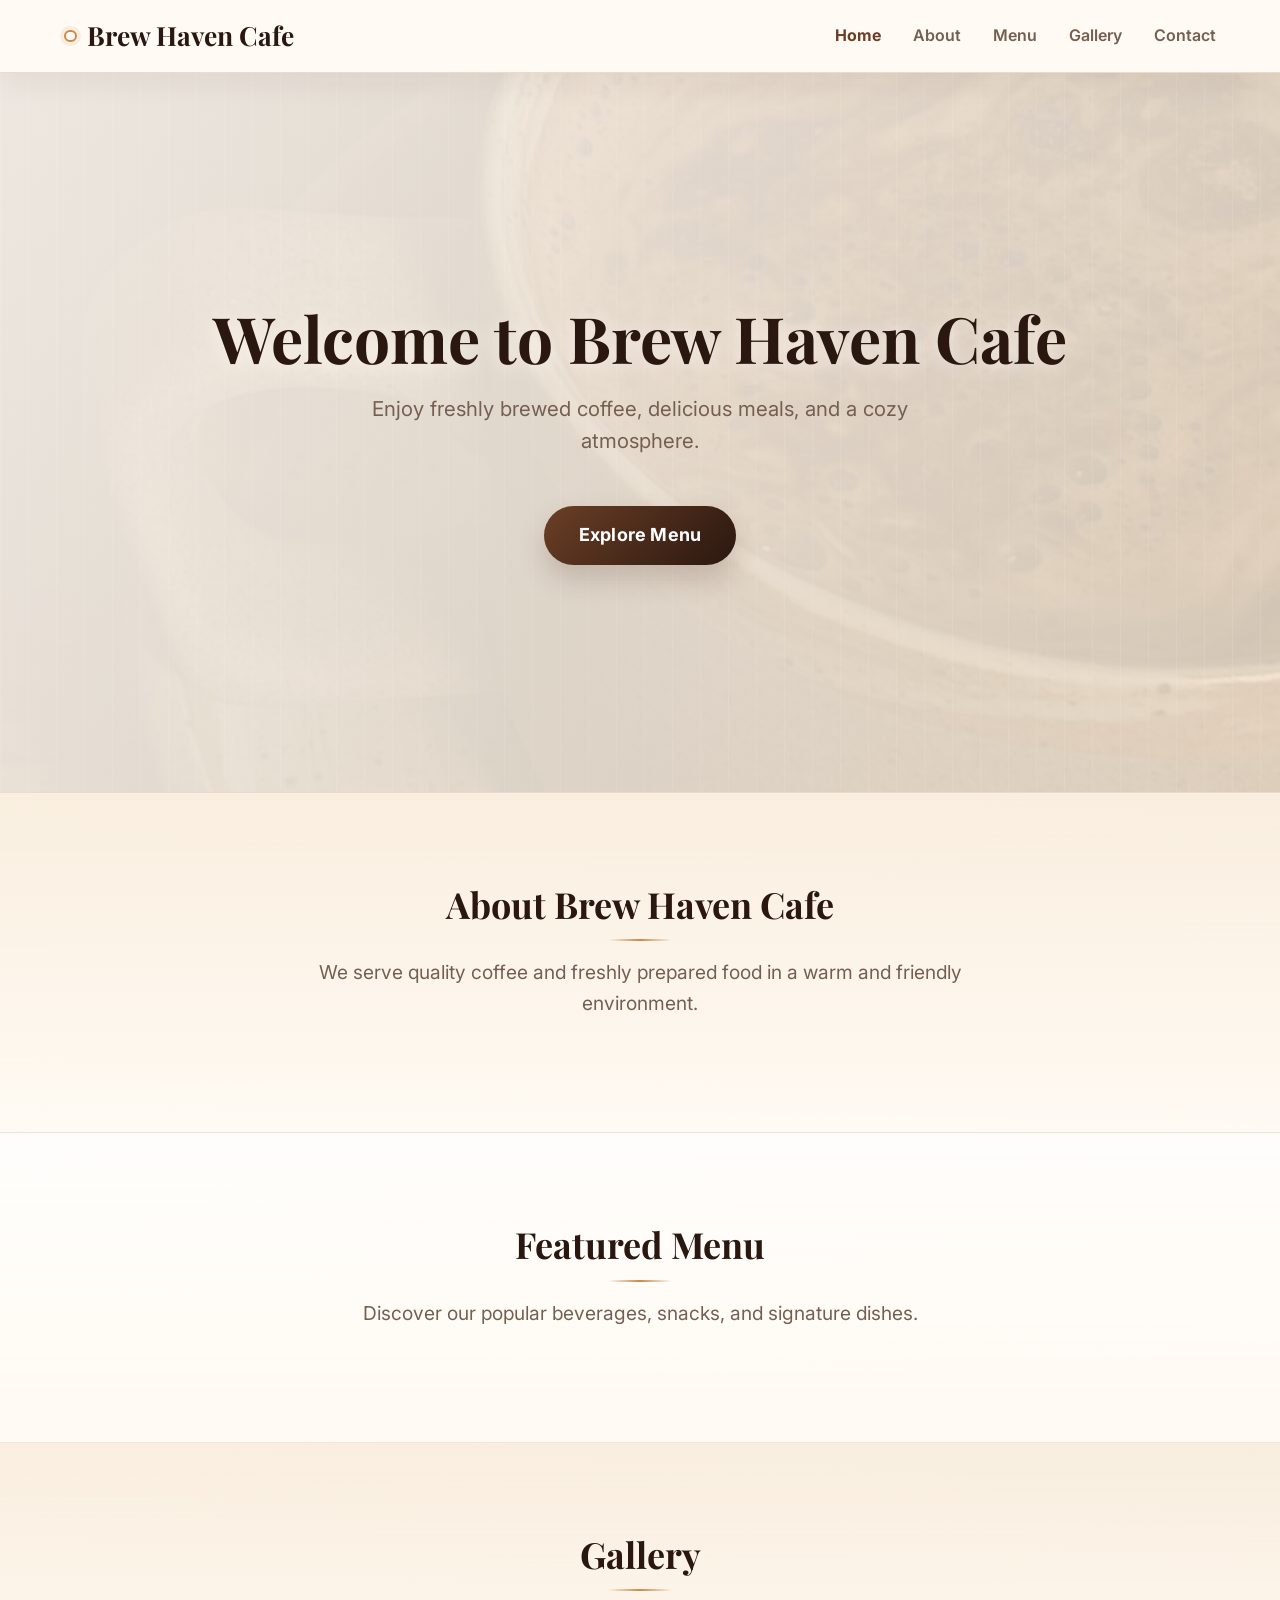
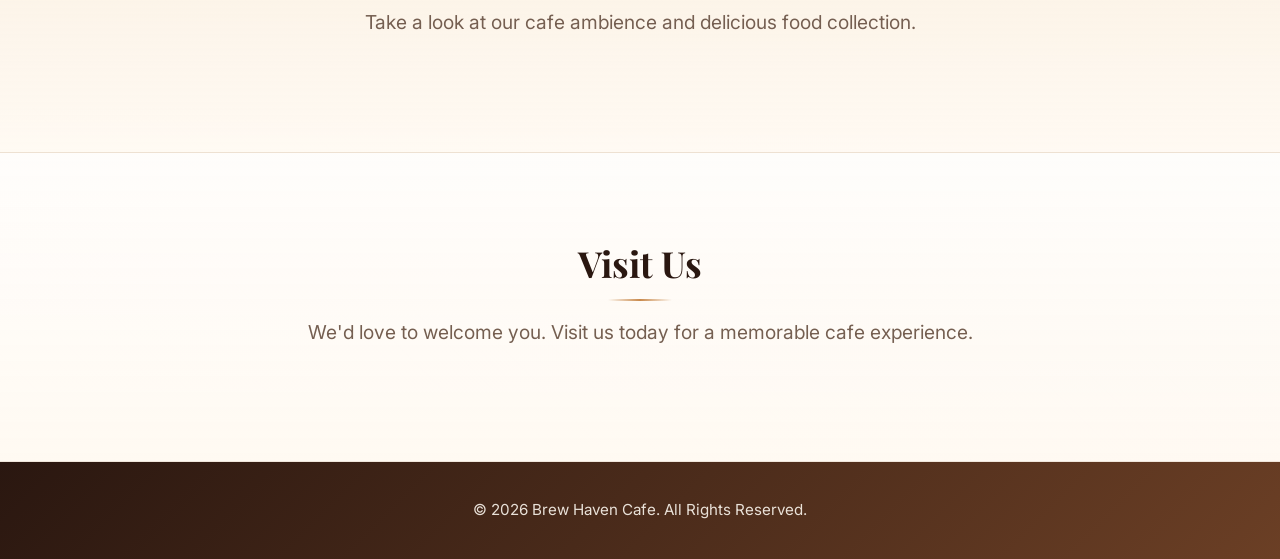
<file: index.html>
<!DOCTYPE html>
<html lang="en">

<head>
    <!-- Basic Meta Information -->
    <meta charset="UTF-8">
    <meta name="viewport" content="width=device-width, initial-scale=1.0">
    <meta name="description" content="Brew Haven Cafe - Fresh coffee, delicious food, and a warm modern cafe atmosphere.">
    <meta name="keywords" content="Cafe, Coffee, Restaurant, Food">
    <meta name="author" content="College Internship Project">

    <!-- Website Title -->
    <title>Brew Haven Cafe | Home</title>

    <!-- Favicon -->
    <link rel="icon" href="favicon.ico">

    <!-- Main Stylesheet -->
    <link rel="preconnect" href="https://fonts.googleapis.com">
    <link rel="preconnect" href="https://fonts.gstatic.com" crossorigin>
    <link href="https://fonts.googleapis.com/css2?family=Inter:wght@400;500;600;700&family=Playfair+Display:wght@600;700&display=swap" rel="stylesheet">
    <link rel="stylesheet" href="assets/css/style.css?v=premium">
</head>

<body>

    <!-- =========================
         Header
    ========================== -->
    <header class="site-header">

        <div class="container">

            <nav class="navbar" aria-label="Main Navigation">

                <a class="logo"
                   href="index.html"
                   aria-label="Brew Haven Cafe Home">
                    Brew Haven Cafe
                </a>

                <button class="nav-toggle"
                        type="button"
                        aria-label="Open menu"
                        aria-controls="primary-navigation"
                        aria-expanded="false">
                    <span class="nav-toggle-line"></span>
                    <span class="nav-toggle-line"></span>
                    <span class="nav-toggle-line"></span>
                </button>

                <ul class="nav-list" id="primary-navigation">

                    <li class="nav-item">
                        <a class="nav-link" href="index.html" aria-current="page">
                            Home
                        </a>
                    </li>

                    <li class="nav-item">
                        <a class="nav-link" href="about.html">
                            About
                        </a>
                    </li>

                    <li class="nav-item">
                        <a class="nav-link" href="menu.html">
                            Menu
                        </a>
                    </li>

                    <li class="nav-item">
                        <a class="nav-link" href="gallery.html">
                            Gallery
                        </a>
                    </li>

                    <li class="nav-item">
                        <a class="nav-link" href="contact.html">
                            Contact
                        </a>
                    </li>

                </ul>

            </nav>

        </div>

    </header>

    <!-- =========================
         Main Content
    ========================== -->
    <main>

        <!-- Hero Section -->
        <section id="hero" class="hero">

            <div class="container">

                <h1 class="hero-title">
                    Welcome to Brew Haven Cafe
                </h1>

                <p class="hero-description section-description">
                    Enjoy freshly brewed coffee, delicious meals, and a cozy atmosphere.
                </p>

                <a class="button button-primary"
                   href="menu.html"
                   aria-label="Explore our cafe menu">
                    Explore Menu
                </a>

            </div>

        </section>

        <!-- About Preview -->
        <section id="about-preview" class="content-section about-preview">

            <div class="container">

                <h2 class="section-title">About Brew Haven Cafe</h2>

                <p class="section-description">
                    We serve quality coffee and freshly prepared food in a warm and friendly environment.
                </p>

            </div>

        </section>

        <!-- Featured Menu -->
        <section id="featured-menu" class="content-section featured-menu">

            <div class="container">

                <h2 class="section-title">Featured Menu</h2>

                <p class="section-description">
                    Discover our popular beverages, snacks, and signature dishes.
                </p>

            </div>

        </section>

        <!-- Gallery Preview -->
        <section id="gallery-preview" class="content-section gallery-preview">

            <div class="container">

                <h2 class="section-title">Gallery</h2>

                <p class="section-description">
                    Take a look at our cafe ambience and delicious food collection.
                </p>

            </div>

        </section>

        <!-- Contact Preview -->
        <section id="contact-preview" class="content-section contact-preview">

            <div class="container">

                <h2 class="section-title">Visit Us</h2>

                <p class="section-description">
                    We'd love to welcome you. Visit us today for a memorable cafe experience.
                </p>

            </div>

        </section>

    </main>

    <!-- =========================
         Footer
    ========================== -->
    <footer class="site-footer">

        <div class="container">

            <p>
                &copy; 2026 Brew Haven Cafe. All Rights Reserved.
            </p>

        </div>

    </footer>

    <button class="scroll-to-top" type="button" aria-label="Scroll to top">
        Top
    </button>

    <!-- Main JavaScript -->
    <script src="assets/js/main.js" defer></script>

</body>

</html>
</file>
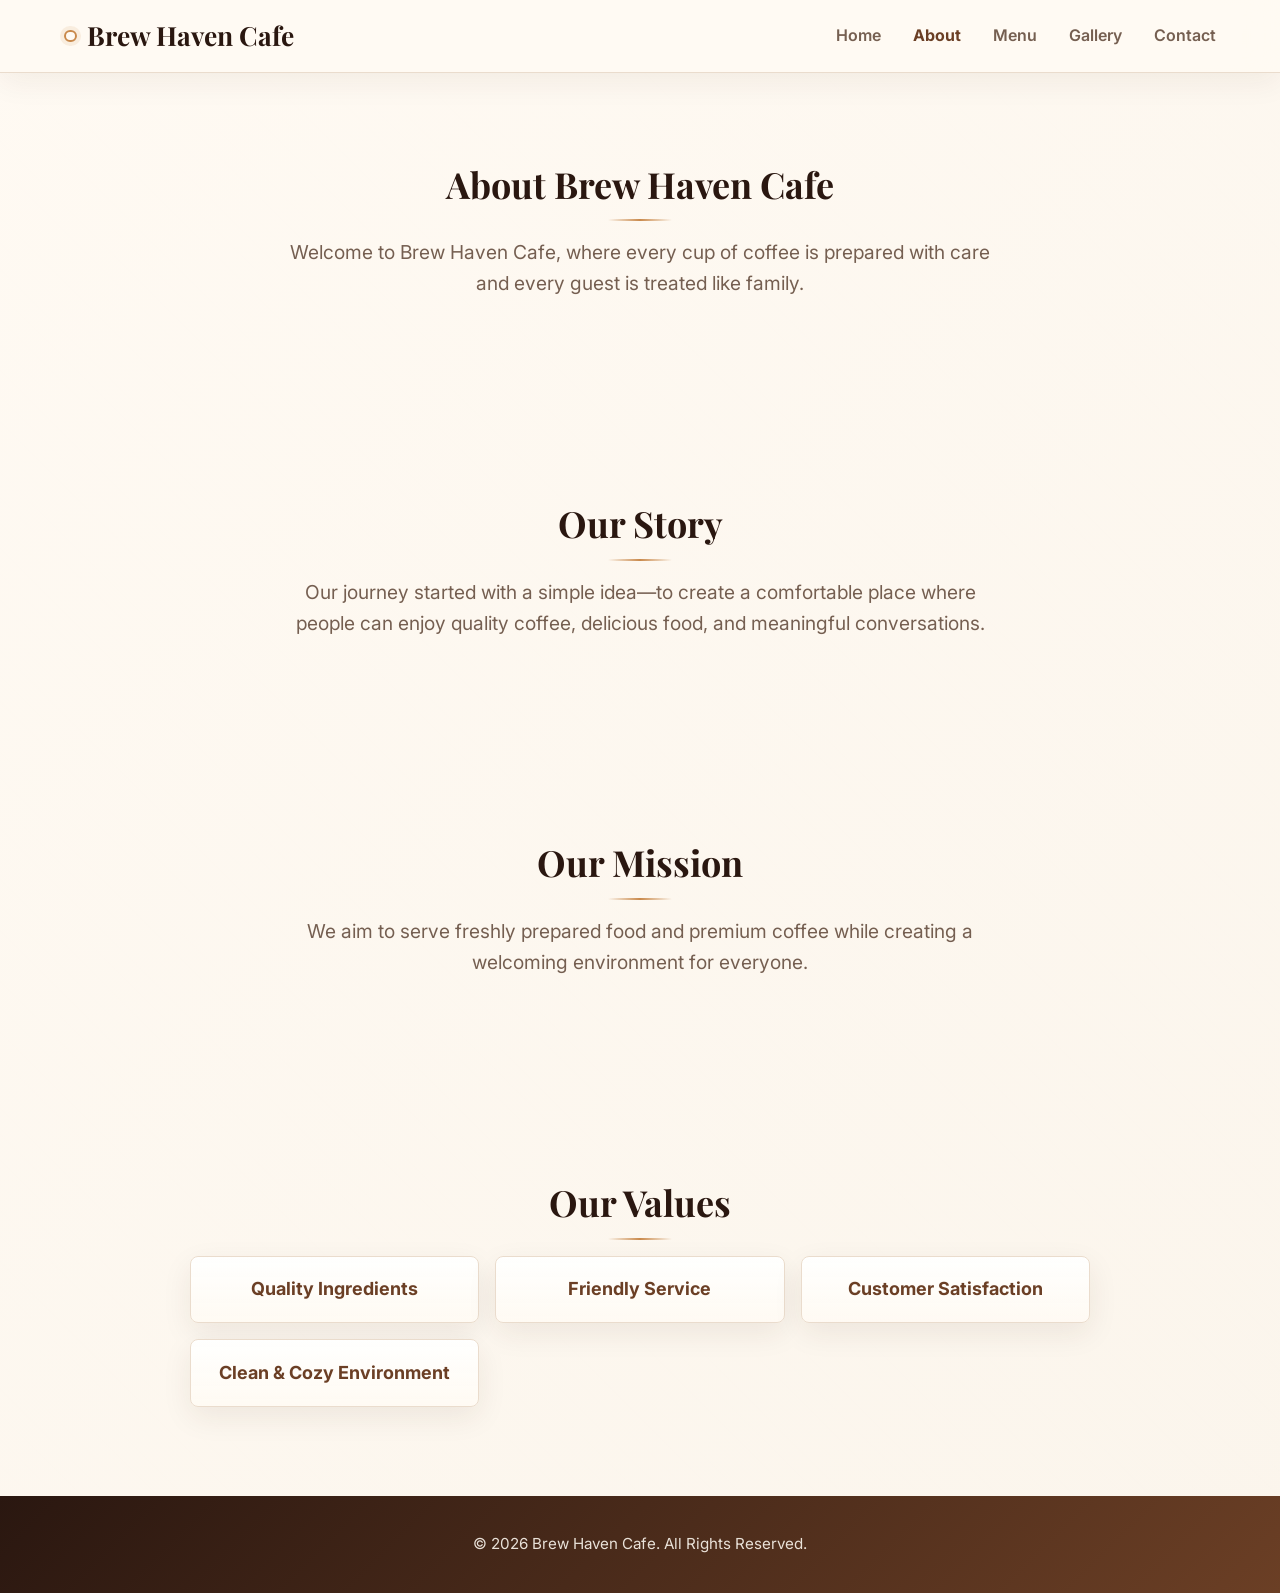
<file: about.html>
<!DOCTYPE html>
<html lang="en">

<head>
    <!-- Basic Meta Information -->
    <meta charset="UTF-8">
    <meta name="viewport" content="width=device-width, initial-scale=1.0">
    <meta name="description" content="Learn more about Brew Haven Cafe, our story, mission, and values.">
    <meta name="keywords" content="Cafe, About Cafe, Coffee Shop">
    <meta name="author" content="College Internship Project">

    <!-- Website Title -->
    <title>Brew Haven Cafe | About</title>

    <!-- Favicon -->
    <link rel="icon" href="favicon.ico">

    <!-- Main Stylesheet -->
    <link rel="preconnect" href="https://fonts.googleapis.com">
    <link rel="preconnect" href="https://fonts.gstatic.com" crossorigin>
    <link href="https://fonts.googleapis.com/css2?family=Inter:wght@400;500;600;700&family=Playfair+Display:wght@600;700&display=swap" rel="stylesheet">
    <link rel="stylesheet" href="assets/css/style.css?v=premium">
</head>

<body>

    <!-- =========================
         Header
    ========================== -->
    <header class="site-header">

        <div class="container">

            <nav class="navbar" aria-label="Main Navigation">

                <a class="logo"
                   href="index.html"
                   aria-label="Brew Haven Cafe Home">
                    Brew Haven Cafe
                </a>

                <button class="nav-toggle"
                        type="button"
                        aria-label="Open menu"
                        aria-controls="primary-navigation"
                        aria-expanded="false">
                    <span class="nav-toggle-line"></span>
                    <span class="nav-toggle-line"></span>
                    <span class="nav-toggle-line"></span>
                </button>

                <ul class="nav-list" id="primary-navigation">

                    <li class="nav-item">
                        <a class="nav-link" href="index.html">
                            Home
                        </a>
                    </li>

                    <li class="nav-item">
                        <a class="nav-link" href="about.html" aria-current="page">
                            About
                        </a>
                    </li>

                    <li class="nav-item">
                        <a class="nav-link" href="menu.html">
                            Menu
                        </a>
                    </li>

                    <li class="nav-item">
                        <a class="nav-link" href="gallery.html">
                            Gallery
                        </a>
                    </li>

                    <li class="nav-item">
                        <a class="nav-link" href="contact.html">
                            Contact
                        </a>
                    </li>

                </ul>

            </nav>

        </div>

    </header>

    <!-- =========================
         Main Content
    ========================== -->
    <main>

        <!-- About Hero -->
        <section class="about-hero">

            <div class="container">

                <h1 class="section-title">
                    About Brew Haven Cafe
                </h1>

                <p class="section-description">
                    Welcome to Brew Haven Cafe, where every cup of coffee is prepared with care and every guest is treated like family.
                </p>

            </div>

        </section>

        <!-- Our Story -->
        <section class="our-story">

            <div class="container">

                <h2 class="section-title">
                    Our Story
                </h2>

                <p class="section-description">
                    Our journey started with a simple idea&mdash;to create a comfortable place where people can enjoy quality coffee, delicious food, and meaningful conversations.
                </p>

            </div>

        </section>

        <!-- Our Mission -->
        <section class="our-mission">

            <div class="container">

                <h2 class="section-title">
                    Our Mission
                </h2>

                <p class="section-description">
                    We aim to serve freshly prepared food and premium coffee while creating a welcoming environment for everyone.
                </p>

            </div>

        </section>

        <!-- Our Values -->
        <section class="our-values">

            <div class="container">

                <h2 class="section-title">Our Values</h2>

                <ul class="values-list">
                    <li>Quality Ingredients</li>
                    <li>Friendly Service</li>
                    <li>Customer Satisfaction</li>
                    <li>Clean & Cozy Environment</li>
                </ul>

            </div>

        </section>

    </main>

    <!-- =========================
         Footer
    ========================== -->
    <footer class="site-footer">

        <div class="container">

            <p>
                &copy; 2026 Brew Haven Cafe. All Rights Reserved.
            </p>

        </div>

    </footer>

    <button class="scroll-to-top" type="button" aria-label="Scroll to top">
        Top
    </button>

    <!-- Main JavaScript -->
    <script src="assets/js/main.js" defer></script>

</body>

</html>
</file>
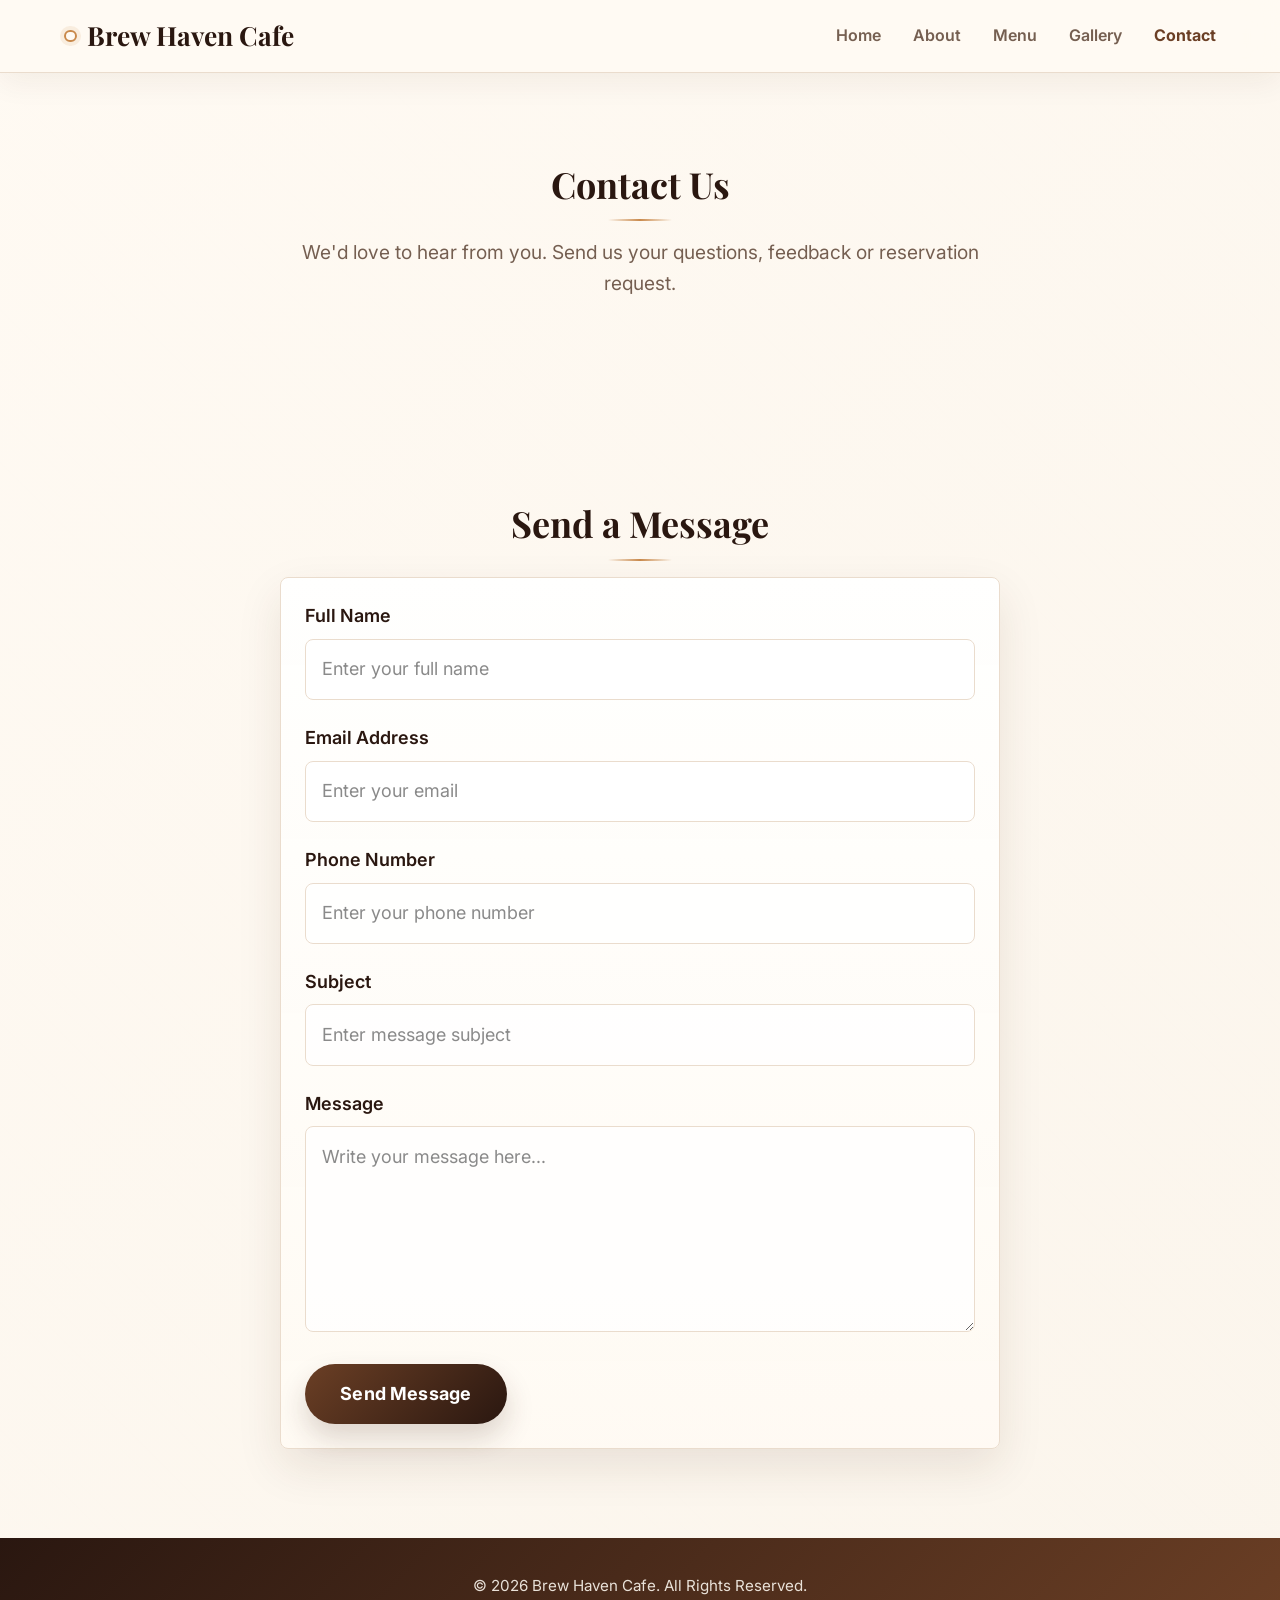
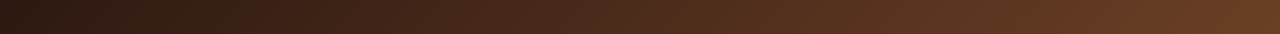
<file: contact.html>
<!DOCTYPE html>
<html lang="en">

<head>
    <!-- Basic Meta Information -->
    <meta charset="UTF-8">
    <meta name="viewport" content="width=device-width, initial-scale=1.0">
    <meta name="description" content="Contact Brew Haven Cafe for reservations, questions, and feedback.">
    <meta name="keywords" content="Cafe Contact, Coffee Shop Contact">
    <meta name="author" content="College Internship Project">

    <!-- Website Title -->
    <title>Brew Haven Cafe | Contact</title>

    <!-- Favicon -->
    <link rel="icon" href="favicon.ico">

    <!-- Main Stylesheet -->
    <link rel="preconnect" href="https://fonts.googleapis.com">
    <link rel="preconnect" href="https://fonts.gstatic.com" crossorigin>
    <link href="https://fonts.googleapis.com/css2?family=Inter:wght@400;500;600;700&family=Playfair+Display:wght@600;700&display=swap" rel="stylesheet">
    <link rel="stylesheet" href="assets/css/style.css?v=premium">
</head>

<body>

    <!-- =========================
         Header
    ========================== -->
    <header class="site-header">

        <div class="container">

            <nav class="navbar" aria-label="Main Navigation">

                <a class="logo"
                   href="index.html"
                   aria-label="Brew Haven Cafe Home">
                    Brew Haven Cafe
                </a>

                <button class="nav-toggle"
                        type="button"
                        aria-label="Open menu"
                        aria-controls="primary-navigation"
                        aria-expanded="false">
                    <span class="nav-toggle-line"></span>
                    <span class="nav-toggle-line"></span>
                    <span class="nav-toggle-line"></span>
                </button>

                <ul class="nav-list" id="primary-navigation">

                    <li class="nav-item">
                        <a class="nav-link" href="index.html">Home</a>
                    </li>

                    <li class="nav-item">
                        <a class="nav-link" href="about.html">About</a>
                    </li>

                    <li class="nav-item">
                        <a class="nav-link" href="menu.html">Menu</a>
                    </li>

                    <li class="nav-item">
                        <a class="nav-link" href="gallery.html">Gallery</a>
                    </li>

                    <li class="nav-item">
                        <a class="nav-link" href="contact.html" aria-current="page">Contact</a>
                    </li>

                </ul>

            </nav>

        </div>

    </header>

    <!-- =========================
         Main Content
    ========================== -->
    <main>

        <!-- Contact Hero -->
        <section class="contact-hero">

            <div class="container">

                <h1 class="section-title">
                    Contact Us
                </h1>

                <p class="section-description">
                    We'd love to hear from you. Send us your questions, feedback or reservation request.
                </p>

            </div>

        </section>

        <!-- Contact Form -->
        <section class="contact-section">

            <div class="container">

                <h2 class="section-title">
                    Send a Message
                </h2>

                <form class="contact-form" action="#" method="post">

                    <div class="form-group">

                        <label class="form-label" for="full-name">
                            Full Name
                        </label>

                        <input
                            class="form-input"
                            type="text"
                            id="full-name"
                            name="full-name"
                            placeholder="Enter your full name"
                            required>

                    </div>

                    <div class="form-group">

                        <label class="form-label" for="email">
                            Email Address
                        </label>

                        <input
                            class="form-input"
                            type="email"
                            id="email"
                            name="email"
                            placeholder="Enter your email"
                            required>

                    </div>

                    <div class="form-group">

                        <label class="form-label" for="phone">
                            Phone Number
                        </label>

                        <input
                            class="form-input"
                            type="tel"
                            id="phone"
                            name="phone"
                            placeholder="Enter your phone number">

                    </div>

                    <div class="form-group">

                        <label class="form-label" for="subject">
                            Subject
                        </label>

                        <input
                            class="form-input"
                            type="text"
                            id="subject"
                            name="subject"
                            placeholder="Enter message subject"
                            required>

                    </div>

                    <div class="form-group">

                        <label class="form-label" for="message">
                            Message
                        </label>

                        <textarea
                            class="form-textarea"
                            id="message"
                            name="message"
                            rows="6"
                            placeholder="Write your message here..."
                            required></textarea>

                    </div>

                    <div
                        class="form-message"
                        role="status"
                        aria-live="polite">
                    </div>

                    <button
                        class="button button-primary"
                        type="submit">
                        Send Message
                    </button>

                </form>

            </div>

        </section>

    </main>

    <!-- =========================
         Footer
    ========================== -->
    <footer class="site-footer">

        <div class="container">

            <p>
                &copy; 2026 Brew Haven Cafe. All Rights Reserved.
            </p>

        </div>

    </footer>

    <button class="scroll-to-top" type="button" aria-label="Scroll to top">
        Top
    </button>

    <!-- Main JavaScript -->
    <script src="assets/js/main.js" defer></script>

</body>

</html>
</file>
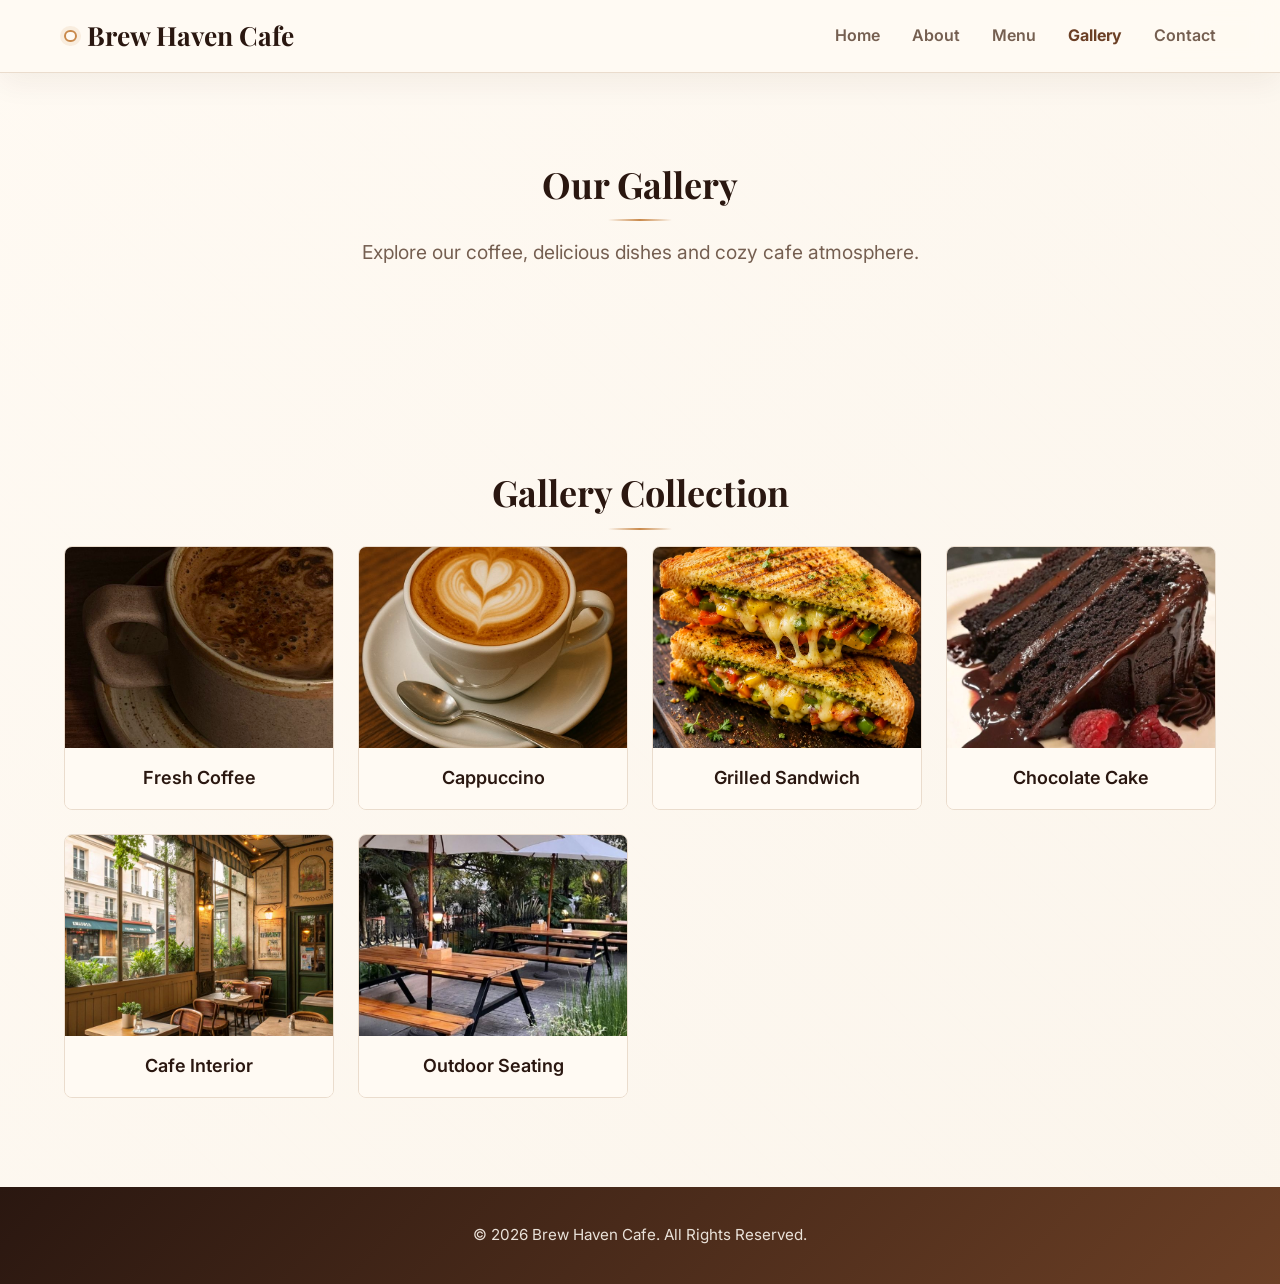
<file: gallery.html>
<!DOCTYPE html>
<html lang="en">

<head>
    <!-- Basic Meta Information -->
    <meta charset="UTF-8">
    <meta name="viewport" content="width=device-width, initial-scale=1.0">
    <meta name="description" content="Browse the Brew Haven Cafe gallery featuring coffee, food, and cozy cafe ambience.">
    <meta name="keywords" content="Cafe Gallery, Coffee Photos, Food Gallery">
    <meta name="author" content="College Internship Project">

    <!-- Website Title -->
    <title>Brew Haven Cafe | Gallery</title>

    <!-- Favicon -->
    <link rel="icon" href="favicon.ico">

    <!-- Main Stylesheet -->
    <link rel="preconnect" href="https://fonts.googleapis.com">
    <link rel="preconnect" href="https://fonts.gstatic.com" crossorigin>
    <link href="https://fonts.googleapis.com/css2?family=Inter:wght@400;500;600;700&family=Playfair+Display:wght@600;700&display=swap" rel="stylesheet">
    <link rel="stylesheet" href="assets/css/style.css?v=premium">
</head>

<body>

    <!-- =========================
         Header
    ========================== -->
    <header class="site-header">

        <div class="container">

            <nav class="navbar" aria-label="Main Navigation">

                <a class="logo"
                   href="index.html"
                   aria-label="Brew Haven Cafe Home">
                    Brew Haven Cafe
                </a>

                <button class="nav-toggle"
                        type="button"
                        aria-label="Open menu"
                        aria-controls="primary-navigation"
                        aria-expanded="false">
                    <span class="nav-toggle-line"></span>
                    <span class="nav-toggle-line"></span>
                    <span class="nav-toggle-line"></span>
                </button>

                <ul class="nav-list" id="primary-navigation">

                    <li class="nav-item">
                        <a class="nav-link" href="index.html">Home</a>
                    </li>

                    <li class="nav-item">
                        <a class="nav-link" href="about.html">About</a>
                    </li>

                    <li class="nav-item">
                        <a class="nav-link" href="menu.html">Menu</a>
                    </li>

                    <li class="nav-item">
                        <a class="nav-link" href="gallery.html" aria-current="page">Gallery</a>
                    </li>

                    <li class="nav-item">
                        <a class="nav-link" href="contact.html">Contact</a>
                    </li>

                </ul>

            </nav>

        </div>

    </header>

    <!-- =========================
         Main Content
    ========================== -->
    <main>

        <!-- Gallery Hero -->
        <section class="gallery-hero">

            <div class="container">

                <h1 class="section-title">
                    Our Gallery
                </h1>

                <p class="section-description">
                    Explore our coffee, delicious dishes and cozy cafe atmosphere.
                </p>

            </div>

        </section>

        <!-- Gallery Grid -->
        <section class="gallery-section">

            <div class="container">

                <h2 class="section-title">
                    Gallery Collection
                </h2>

                <div class="gallery-grid">

                    <figure class="card gallery-item">
                        <img
                            src="assets/images/gallery/coffee-01.jpeg"
                            alt="Freshly brewed coffee served in a cup"
                            width="736"
                            height="981"
                            loading="lazy">
                        <figcaption class="gallery-caption">
                            Fresh Coffee
                        </figcaption>
                    </figure>

                    <figure class="card gallery-item">
                        <img
                            src="assets/images/gallery/cappuccino.jpeg"
                            alt="Hot cappuccino with milk foam"
                            width="736"
                            height="1104"
                            loading="lazy">
                        <figcaption class="gallery-caption">
                            Cappuccino
                        </figcaption>
                    </figure>

                    <figure class="card gallery-item">
                        <img
                            src="assets/images/gallery/sandwich.jpeg"
                            alt="Grilled vegetable sandwich"
                            width="735"
                            height="1105"
                            loading="lazy">
                        <figcaption class="gallery-caption">
                            Grilled Sandwich
                        </figcaption>
                    </figure>

                    <figure class="card gallery-item">
                        <img
                            src="assets/images/gallery/cake.jpeg"
                            alt="Chocolate cake served on a plate"
                            width="640"
                            height="640"
                            loading="lazy">
                        <figcaption class="gallery-caption">
                            Chocolate Cake
                        </figcaption>
                    </figure>

                    <figure class="card gallery-item">
                        <img
                            src="assets/images/gallery/interior.jpeg"
                            alt="Cafe interior with cozy seating"
                            width="736"
                            height="1030"
                            loading="lazy">
                        <figcaption class="gallery-caption">
                            Cafe Interior
                        </figcaption>
                    </figure>

                    <figure class="card gallery-item">
                        <img
                            src="assets/images/gallery/outdoor.jpeg"
                            alt="Outdoor seating area of the cafe"
                            width="735"
                            height="1075"
                            loading="lazy">
                        <figcaption class="gallery-caption">
                            Outdoor Seating
                        </figcaption>
                    </figure>

                </div>

            </div>

        </section>

    </main>

    <!-- =========================
         Footer
    ========================== -->
    <footer class="site-footer">

        <div class="container">

            <p>
                &copy; 2026 Brew Haven Cafe. All Rights Reserved.
            </p>

        </div>

    </footer>

    <button class="scroll-to-top" type="button" aria-label="Scroll to top">
        Top
    </button>

    <!-- Main JavaScript -->
    <script src="assets/js/main.js" defer></script>

</body>

</html>
</file>
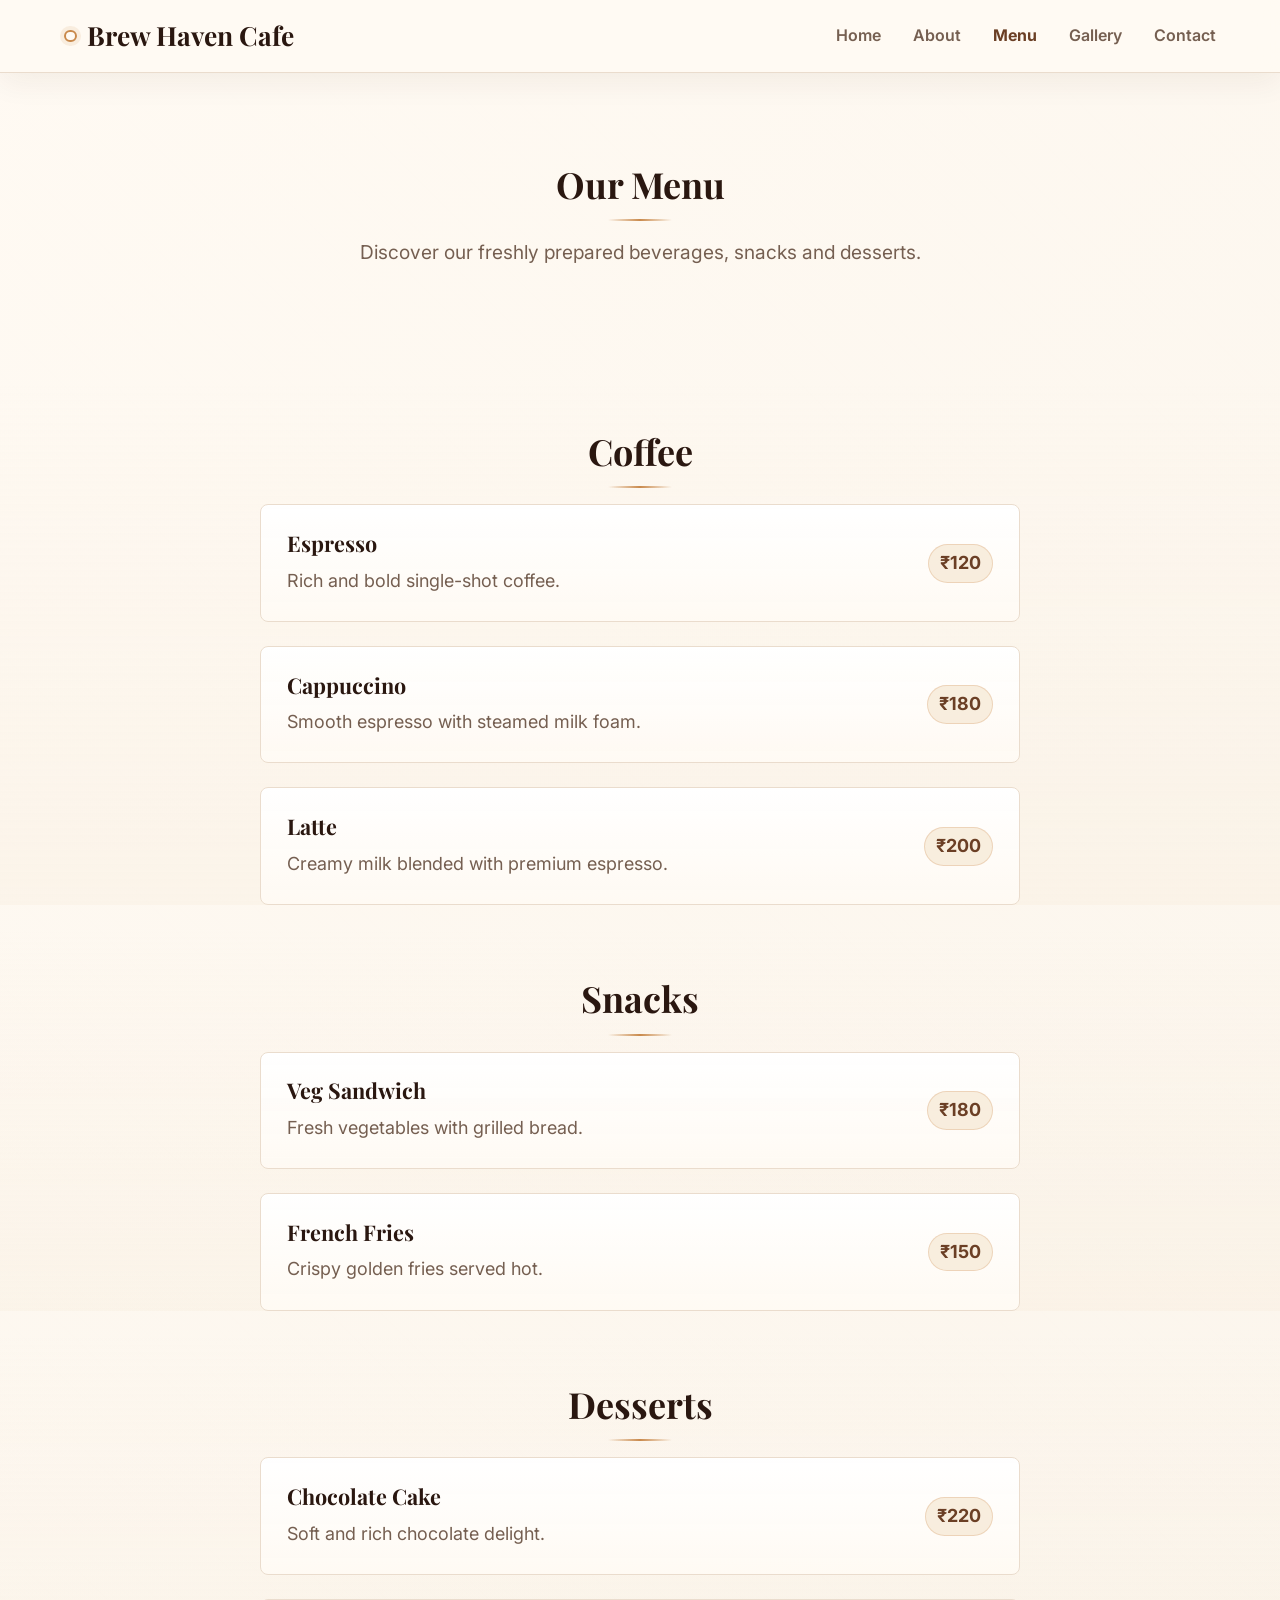
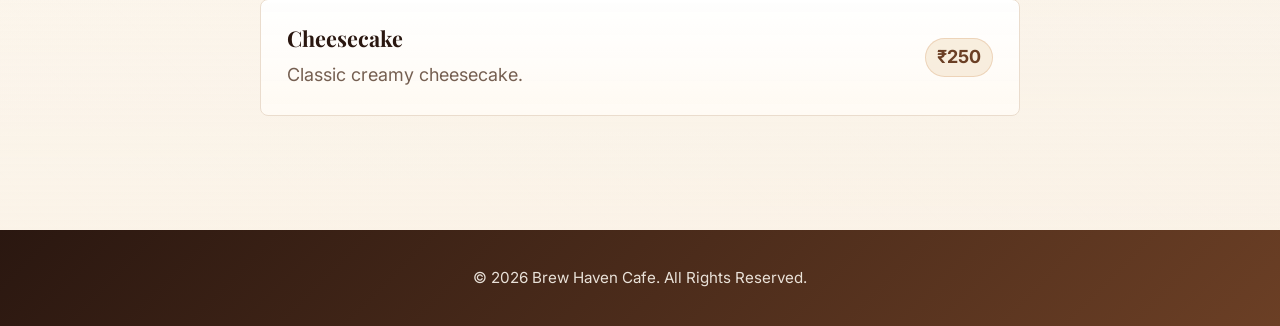
<file: menu.html>
<!DOCTYPE html>
<html lang="en">

<head>
    <!-- Basic Meta Information -->
    <meta charset="UTF-8">
    <meta name="viewport" content="width=device-width, initial-scale=1.0">
    <meta name="description" content="Explore our delicious menu including coffee, beverages, snacks and desserts.">
    <meta name="keywords" content="Cafe Menu, Coffee, Snacks, Desserts">
    <meta name="author" content="College Internship Project">

    <!-- Website Title -->
    <title>Brew Haven Cafe | Menu</title>

    <!-- Favicon -->
    <link rel="icon" href="favicon.ico">

    <!-- Main Stylesheet -->
    <link rel="preconnect" href="https://fonts.googleapis.com">
    <link rel="preconnect" href="https://fonts.gstatic.com" crossorigin>
    <link href="https://fonts.googleapis.com/css2?family=Inter:wght@400;500;600;700&family=Playfair+Display:wght@600;700&display=swap" rel="stylesheet">
    <link rel="stylesheet" href="assets/css/style.css?v=premium">
</head>

<body>

    <!-- =========================
         Header
    ========================== -->
    <header class="site-header">

        <div class="container">

            <nav class="navbar" aria-label="Main Navigation">

                <a class="logo"
                   href="index.html"
                   aria-label="Brew Haven Cafe Home">
                    Brew Haven Cafe
                </a>

                <button class="nav-toggle"
                        type="button"
                        aria-label="Open menu"
                        aria-controls="primary-navigation"
                        aria-expanded="false">
                    <span class="nav-toggle-line"></span>
                    <span class="nav-toggle-line"></span>
                    <span class="nav-toggle-line"></span>
                </button>

                <ul class="nav-list" id="primary-navigation">

                    <li class="nav-item">
                        <a class="nav-link" href="index.html">Home</a>
                    </li>

                    <li class="nav-item">
                        <a class="nav-link" href="about.html">About</a>
                    </li>

                    <li class="nav-item">
                        <a class="nav-link" href="menu.html" aria-current="page">Menu</a>
                    </li>

                    <li class="nav-item">
                        <a class="nav-link" href="gallery.html">Gallery</a>
                    </li>

                    <li class="nav-item">
                        <a class="nav-link" href="contact.html">Contact</a>
                    </li>

                </ul>

            </nav>

        </div>

    </header>

    <!-- =========================
         Main Content
    ========================== -->
    <main>

        <!-- Menu Hero -->
        <section class="menu-hero">

            <div class="container">

                <h1 class="section-title">
                    Our Menu
                </h1>

                <p class="section-description">
                    Discover our freshly prepared beverages, snacks and desserts.
                </p>

            </div>

        </section>

        <!-- Coffee Section -->
        <section class="menu-category">

            <div class="container">

                <h2 class="section-title">
                    Coffee
                </h2>

                <article class="card menu-item">

                    <h3>Espresso</h3>

                    <p class="menu-description">
                        Rich and bold single-shot coffee.
                    </p>

                    <p class="menu-price">
                        &#8377;120
                    </p>

                </article>

                <article class="card menu-item">
                    <h3>Cappuccino</h3>
                    <p class="menu-description">
                        Smooth espresso with steamed milk foam.
                    </p>
                    <p class="menu-price">
                        &#8377;180
                    </p>
                </article>

                <article class="card menu-item">
                    <h3>Latte</h3>
                    <p class="menu-description">
                        Creamy milk blended with premium espresso.
                    </p>
                    <p class="menu-price">
                        &#8377;200
                    </p>
                </article>

            </div>

        </section>

        <!-- Snacks Section -->
        <section class="menu-category">

            <div class="container">

                <h2 class="section-title">
                    Snacks
                </h2>

                <article class="card menu-item">
                    <h3>Veg Sandwich</h3>
                    <p class="menu-description">Fresh vegetables with grilled bread.</p>
                    <p class="menu-price">&#8377;180</p>
                </article>

                <article class="card menu-item">
                    <h3>French Fries</h3>
                    <p class="menu-description">Crispy golden fries served hot.</p>
                    <p class="menu-price">&#8377;150</p>
                </article>

            </div>

        </section>

        <!-- Desserts Section -->
        <section class="menu-category">

            <div class="container">

                <h2 class="section-title">
                    Desserts
                </h2>

                <article class="card menu-item">
                    <h3>Chocolate Cake</h3>
                    <p class="menu-description">Soft and rich chocolate delight.</p>
                    <p class="menu-price">&#8377;220</p>
                </article>

                <article class="card menu-item">
                    <h3>Cheesecake</h3>
                    <p class="menu-description">Classic creamy cheesecake.</p>
                    <p class="menu-price">&#8377;250</p>
                </article>

            </div>

        </section>

    </main>

    <!-- =========================
         Footer
    ========================== -->
    <footer class="site-footer">

        <div class="container">

            <p>
                &copy; 2026 Brew Haven Cafe. All Rights Reserved.
            </p>

        </div>

    </footer>

    <button class="scroll-to-top" type="button" aria-label="Scroll to top">
        Top
    </button>

    <!-- Main JavaScript -->
    <script src="assets/js/main.js" defer></script>

</body>

</html>
</file>
<file: assets/css/style.css>
/* ==========================================================
   CSS RESET
========================================================== */

*,
*::before,
*::after {
    margin: 0;
    padding: 0;
    box-sizing: border-box;
}

/* ==========================================================
   ROOT VARIABLES
========================================================== */

:root {
    --color-primary: #6b3f25;
    --color-secondary: #c9894b;
    --color-background: #fbf5ec;
    --color-text: #2f241d;
    --color-white: #ffffff;
    --color-border: #eadccd;
    --color-soft: #f7ead8;
    --color-cream: #fffaf3;
    --color-espresso: #2a1710;
    --color-muted: #755f51;
    --color-accent: #7c8a5d;

    --font-family: "Inter", Arial, Helvetica, sans-serif;
    --heading-family: "Playfair Display", Georgia, serif;
    --container-width: 1200px;
    --header-height: 72px;
    --page-gutter: clamp(1rem, 5vw, 4rem);

    --space-xs: clamp(0.5rem, 1vw, 0.75rem);
    --space-sm: clamp(0.75rem, 1.5vw, 1rem);
    --space-md: clamp(1rem, 2vw, 1.5rem);
    --space-lg: clamp(1.5rem, 4vw, 3rem);
    --space-xl: clamp(3rem, 7vw, 6rem);

    --radius: 0.5rem;
    --shadow-card: 0 18px 45px rgba(64, 36, 21, 0.1);
    --shadow-soft: 0 10px 30px rgba(64, 36, 21, 0.08);
    --transition: 0.25s ease;
}

/* ==========================================================
   BASE STYLES
========================================================== */

html {
    scroll-behavior: smooth;
    scroll-padding-top: var(--header-height);
}

body {
    min-width: 320px;
    min-height: 100vh;
    overflow-x: hidden;
    font-family: var(--font-family);
    font-size: clamp(1rem, 0.95rem + 0.25vw, 1.125rem);
    line-height: 1.6;
    color: var(--color-text);
    background:
        linear-gradient(135deg, rgba(255, 250, 243, 0.96), rgba(251, 245, 236, 0.94)),
        repeating-linear-gradient(45deg, rgba(107, 63, 37, 0.035) 0 1px, transparent 1px 18px);
    background-color: var(--color-background);
    text-rendering: optimizeLegibility;
}

body.nav-open {
    overflow: hidden;
}

img {
    display: block;
    width: 100%;
    max-width: 100%;
    height: auto;
}

a {
    color: inherit;
    text-decoration: none;
    transition: color var(--transition), background-color var(--transition);
}

ul,
ol {
    list-style: none;
}

button,
input,
textarea {
    font: inherit;
}

button {
    cursor: pointer;
}

h1,
h2,
h3,
h4,
h5,
h6 {
    line-height: 1.2;
    font-weight: 700;
    font-family: var(--heading-family);
}

p {
    margin-bottom: 1rem;
    color: var(--color-muted);
}

:focus-visible {
    outline: 3px solid rgba(201, 137, 75, 0.35);
    outline-offset: 3px;
}

/* ==========================================================
   LAYOUT
========================================================== */

.container {
    width: min(100% - (var(--page-gutter) * 2), var(--container-width));
    margin-inline: auto;
}

main {
    padding-block: 0;
}

section {
    overflow-wrap: break-word;
}

section p {
    max-width: 700px;
    margin-inline: auto;
    text-align: center;
}

/* ==========================================================
   HEADER AND NAVIGATION
========================================================== */

.site-header {
    position: sticky;
    top: 0;
    z-index: 100;
    background-color: rgba(255, 250, 243, 0.94);
    border-bottom: 1px solid var(--color-border);
    box-shadow: 0 10px 30px rgba(64, 36, 21, 0.06);
    backdrop-filter: blur(14px);
}

.navbar {
    position: relative;
    display: flex;
    align-items: center;
    justify-content: space-between;
    min-height: var(--header-height);
    gap: var(--space-md);
}

.logo {
    position: relative;
    z-index: 102;
    display: inline-flex;
    align-items: center;
    gap: 0.65rem;
    flex: 0 1 auto;
    max-width: calc(100% - 4rem);
    font-family: var(--heading-family);
    font-size: clamp(1.35rem, 1.1rem + 0.75vw, 1.65rem);
    font-weight: 700;
    line-height: 1.1;
    color: var(--color-espresso);
}

.logo::before {
    content: "";
    width: 0.8rem;
    height: 0.8rem;
    flex: 0 0 auto;
    border: 2px solid var(--color-secondary);
    border-radius: 50%;
    box-shadow: 0 0 0 4px rgba(201, 137, 75, 0.12);
}

.nav-list {
    display: flex;
    align-items: center;
    gap: clamp(1rem, 2.5vw, 2rem);
}

.nav-link {
    display: inline-flex;
    align-items: center;
    min-height: 44px;
    padding: 0.25rem 0;
    font-size: clamp(0.95rem, 0.9rem + 0.2vw, 1rem);
    font-weight: 600;
    color: var(--color-muted);
}

.nav-link:hover,
.nav-link:focus-visible,
.nav-link[aria-current="page"] {
    color: var(--color-primary);
}

.nav-link[aria-current="page"] {
    font-weight: 700;
}

.nav-toggle {
    display: none;
    position: relative;
    z-index: 102;
    width: 48px;
    height: 48px;
    flex: 0 0 48px;
    border: 1px solid rgba(111, 78, 55, 0.2);
    border-radius: var(--radius);
    background-color: var(--color-cream);
    box-shadow: var(--shadow-soft);
}

.nav-toggle-line {
    display: block;
    width: 22px;
    height: 2px;
    margin: 5px auto;
    border-radius: 999px;
    background-color: var(--color-primary);
    transition: transform var(--transition), opacity var(--transition);
}

body.nav-open .nav-toggle-line:nth-child(1) {
    transform: translateY(7px) rotate(45deg);
}

body.nav-open .nav-toggle-line:nth-child(2) {
    opacity: 0;
}

body.nav-open .nav-toggle-line:nth-child(3) {
    transform: translateY(-7px) rotate(-45deg);
}

/* ==========================================================
   TYPOGRAPHY AND COMMON SECTIONS
========================================================== */

.hero-title {
    margin-bottom: var(--space-sm);
    font-size: clamp(2rem, 1.25rem + 4vw, 4rem);
    color: var(--color-espresso);
    text-shadow: 0 2px 18px rgba(255, 250, 243, 0.72);
}

.section-title {
    margin-bottom: var(--space-sm);
    font-size: clamp(1.75rem, 1.3rem + 2vw, 2.25rem);
    text-align: center;
    color: var(--color-espresso);
}

.section-title::after {
    content: "";
    display: block;
    width: 64px;
    height: 2px;
    margin: 0.85rem auto 0;
    border-radius: 999px;
    background: linear-gradient(90deg, transparent, var(--color-secondary), transparent);
}

.section-description {
    max-width: 700px;
    margin-inline: auto;
    margin-bottom: var(--space-md);
    font-size: clamp(1rem, 0.95rem + 0.35vw, 1.2rem);
    text-align: center;
    color: var(--color-muted);
}

.content-section,
.about-hero,
.our-story,
.our-mission,
.our-values,
.menu-hero,
.menu-category,
.gallery-hero,
.gallery-section,
.contact-hero,
.contact-section {
    padding-block: var(--space-xl);
    animation: section-fade 0.55s ease both;
}

/* ==========================================================
   HERO SECTION
========================================================== */

.hero {
    position: relative;
    display: flex;
    align-items: center;
    justify-content: center;
    min-height: min(80svh, 760px);
    padding-block: var(--space-xl);
    text-align: center;
    background:
        linear-gradient(120deg, rgba(255, 250, 243, 0.92), rgba(247, 234, 216, 0.82)),
        linear-gradient(180deg, rgba(42, 23, 16, 0.06), rgba(42, 23, 16, 0.18)),
        url("../images/gallery/coffee-01.jpeg") center 42% / cover;
    border-bottom: 1px solid var(--color-border);
    overflow: hidden;
}

.hero::before {
    content: "";
    position: absolute;
    inset: 0;
    background:
        repeating-linear-gradient(90deg, rgba(255, 250, 243, 0.1) 0 1px, transparent 1px 28px);
    pointer-events: none;
}

.hero .container {
    position: relative;
    z-index: 1;
}

.hero-description {
    max-width: 650px;
    margin: 0 auto var(--space-lg);
    font-size: clamp(1.05rem, 0.98rem + 0.45vw, 1.28rem);
}

/* ==========================================================
   HOME PAGE PREVIEW SECTIONS
========================================================== */

.about-preview,
.featured-menu,
.gallery-preview,
.contact-preview {
    background:
        linear-gradient(180deg, rgba(255, 255, 255, 0.74), rgba(255, 250, 243, 0.82));
    border-bottom: 1px solid rgba(234, 220, 205, 0.7);
}

.about-preview:nth-of-type(even),
.gallery-preview:nth-of-type(even) {
    background:
        linear-gradient(180deg, rgba(247, 234, 216, 0.72), rgba(255, 250, 243, 0.9));
}

/* ==========================================================
   VALUES LIST
========================================================== */

.values-list {
    display: grid;
    grid-template-columns: repeat(auto-fit, minmax(min(100%, 220px), 1fr));
    gap: var(--space-sm);
    max-width: 900px;
    margin-inline: auto;
    text-align: center;
}

.values-list li {
    padding: 1.15rem;
    border: 1px solid var(--color-border);
    border-radius: var(--radius);
    background:
        linear-gradient(180deg, rgba(255, 255, 255, 0.92), rgba(255, 250, 243, 0.9));
    box-shadow: var(--shadow-soft);
    color: var(--color-primary);
    font-weight: 700;
}

/* ==========================================================
   MENU SECTION
========================================================== */

.menu-category {
    padding-top: var(--space-lg);
    padding-bottom: 0;
    background:
        linear-gradient(180deg, rgba(255, 250, 243, 0), rgba(247, 234, 216, 0.28));
}

.menu-category:last-child {
    padding-bottom: var(--space-xl);
}

.menu-item {
    display: grid;
    grid-template-columns: minmax(0, 1fr) auto;
    gap: 0.35rem var(--space-md);
    width: min(100%, 760px);
    max-width: 760px;
    margin: 0 auto var(--space-md);
    padding: clamp(1.05rem, 2.5vw, 1.6rem);
}

.menu-item h3 {
    margin-bottom: 0.25rem;
    font-size: clamp(1.15rem, 1rem + 0.5vw, 1.35rem);
    color: var(--color-espresso);
}

.menu-description {
    grid-column: 1;
}

.menu-price {
    grid-column: 2;
    grid-row: 1 / span 2;
    align-self: center;
    white-space: nowrap;
    padding: 0.25rem 0.7rem;
    border-radius: 999px;
    border: 1px solid rgba(201, 137, 75, 0.25);
    background-color: rgba(247, 234, 216, 0.8);
    font-weight: 700;
    color: var(--color-primary);
}

.menu-item p {
    margin: 0;
    text-align: left;
}

/* ==========================================================
   BUTTON COMPONENT
========================================================== */

.button {
    display: inline-flex;
    align-items: center;
    justify-content: center;
    min-height: 50px;
    min-width: 140px;
    padding: 0.95rem 2.2rem;
    border: none;
    border-radius: 999px;
    font-weight: 700;
    text-align: center;
    letter-spacing: 0.01em;
    transition:
        background-color var(--transition),
        color var(--transition),
        transform var(--transition),
        box-shadow var(--transition);
}

.button:hover,
.button:focus-visible {
    transform: translateY(-2px);
}

.button-primary {
    background: linear-gradient(135deg, var(--color-primary), var(--color-espresso));
    color: var(--color-white);
    box-shadow: 0 14px 28px rgba(64, 36, 21, 0.18);
}

.button-primary:hover,
.button-primary:focus-visible {
    background: linear-gradient(135deg, var(--color-secondary), var(--color-primary));
    box-shadow: 0 16px 34px rgba(64, 36, 21, 0.22);
}

/* ==========================================================
   FORM COMPONENTS
========================================================== */

.contact-form {
    width: min(100%, 720px);
    max-width: 720px;
    margin-inline: auto;
    padding: clamp(1rem, 3vw, 1.5rem);
    border: 1px solid var(--color-border);
    border-radius: var(--radius);
    background:
        linear-gradient(180deg, rgba(255, 255, 255, 0.92), rgba(255, 250, 243, 0.9));
    box-shadow: var(--shadow-card);
}

.form-group {
    margin-bottom: var(--space-md);
}

.form-label {
    display: block;
    margin-bottom: 0.5rem;
    font-weight: 600;
    color: var(--color-espresso);
}

.form-input,
.form-textarea {
    width: 100%;
    min-height: 48px;
    padding: 0.95rem 1rem;
    border: 1px solid var(--color-border);
    border-radius: var(--radius);
    color: var(--color-text);
    background-color: rgba(255, 255, 255, 0.78);
    transition: border-color var(--transition), box-shadow var(--transition);
}

.form-textarea {
    min-height: 160px;
    resize: vertical;
}

.form-input:focus,
.form-textarea:focus {
    outline: none;
    border-color: var(--color-secondary);
    box-shadow: 0 0 0 4px rgba(201, 137, 75, 0.16);
}

.form-input::placeholder,
.form-textarea::placeholder {
    color: #8a8a8a;
}

.form-message {
    display: none;
    margin-bottom: var(--space-sm);
    padding: 0.875rem 1rem;
    border-radius: var(--radius);
    font-weight: 500;
}

.form-message.show {
    display: block;
}

.form-message.success {
    color: #2e7d32;
    background-color: #e8f5e9;
}

.form-message.error {
    color: #c62828;
    background-color: #fdecea;
}

/* ==========================================================
   CARD COMPONENT
========================================================== */

.card {
    border: 1px solid var(--color-border);
    border-radius: var(--radius);
    background:
        linear-gradient(180deg, rgba(255, 255, 255, 0.96), rgba(255, 250, 243, 0.94));
    box-shadow: 0 1px 0 rgba(255, 255, 255, 0.8) inset;
    transition:
        border-color var(--transition),
        transform var(--transition),
        box-shadow var(--transition);
}

.card:hover,
.card:focus-within {
    border-color: rgba(201, 137, 75, 0.36);
    transform: translateY(-5px);
    box-shadow: var(--shadow-card);
}

/* ==========================================================
   GALLERY COMPONENT
========================================================== */

.gallery-grid {
    display: grid;
    grid-template-columns: repeat(auto-fit, minmax(min(100%, 240px), 1fr));
    gap: var(--space-md);
}

.gallery-item {
    overflow: hidden;
    background-color: var(--color-cream);
}

.gallery-item img {
    aspect-ratio: 4 / 3;
    height: auto;
    object-fit: cover;
    filter: saturate(1.04) contrast(1.02);
    transition: transform 0.45s ease, filter var(--transition);
}

.gallery-item:hover img {
    transform: scale(1.045);
    filter: saturate(1.12) contrast(1.04);
}

.gallery-caption {
    padding: 1rem;
    text-align: center;
    font-weight: 600;
    color: var(--color-espresso);
    background-color: rgba(255, 250, 243, 0.92);
}

/* ==========================================================
   SCROLL TO TOP
========================================================== */

.scroll-to-top {
    position: fixed;
    right: clamp(1rem, 3vw, 1.5rem);
    bottom: clamp(1rem, 3vw, 1.5rem);
    z-index: 90;
    min-width: 52px;
    min-height: 52px;
    padding: 0.65rem;
    border: none;
    border-radius: 999px;
    color: var(--color-white);
    background: linear-gradient(135deg, var(--color-primary), var(--color-espresso));
    box-shadow: 0 12px 28px rgba(64, 36, 21, 0.24);
    opacity: 0;
    visibility: hidden;
    transform: translateY(10px);
    transition:
        opacity var(--transition),
        visibility var(--transition),
        transform var(--transition),
        background-color var(--transition);
}

.scroll-to-top.is-visible {
    opacity: 1;
    visibility: visible;
    transform: translateY(0);
}

.scroll-to-top:hover,
.scroll-to-top:focus-visible {
    background-color: var(--color-secondary);
    transform: translateY(-2px);
}

/* ==========================================================
   FOOTER
========================================================== */

.site-footer {
    padding: clamp(1.5rem, 4vw, 2.25rem) 1rem;
    color: var(--color-white);
    text-align: center;
    background:
        linear-gradient(135deg, var(--color-espresso), var(--color-primary));
}

.site-footer p {
    margin: 0;
    font-size: clamp(0.9rem, 0.85rem + 0.2vw, 0.95rem);
    color: rgba(255, 250, 243, 0.88);
}

@keyframes section-fade {
    from {
        opacity: 0;
        transform: translateY(12px);
    }

    to {
        opacity: 1;
        transform: translateY(0);
    }
}

/* ==========================================================
   RESPONSIVE DESIGN
========================================================== */

@media (max-width: 1023px) {
    .nav-toggle {
        display: inline-block;
    }

    .nav-list {
        position: fixed;
        top: calc(var(--header-height) + 0.5rem);
        right: var(--page-gutter);
        left: var(--page-gutter);
        width: auto;
        max-height: calc(100svh - var(--header-height) - 1rem);
        flex-direction: column;
        align-items: stretch;
        gap: 0;
        padding: 0.5rem;
        border: 1px solid var(--color-border);
        border-radius: var(--radius);
        background-color: var(--color-white);
        box-shadow: 0 14px 30px rgba(0, 0, 0, 0.1);
        overflow-y: auto;
        opacity: 0;
        visibility: hidden;
        transform: translateY(-0.75rem);
        transition:
            opacity var(--transition),
            visibility var(--transition),
            transform var(--transition);
        pointer-events: none;
    }

    body.nav-open .nav-list {
        opacity: 1;
        visibility: visible;
        transform: translateY(0);
        pointer-events: auto;
    }

    .nav-link {
        justify-content: center;
        min-height: 48px;
        padding: 0.75rem 1rem;
        border-radius: var(--radius);
    }

    .nav-link:hover,
    .nav-link:focus-visible,
    .nav-link[aria-current="page"] {
        background-color: var(--color-soft);
    }
}

@media (max-width: 767px) {
    :root {
        --header-height: 66px;
        --page-gutter: clamp(0.75rem, 4vw, 1.25rem);
    }

    .hero {
        min-height: calc(100svh - var(--header-height));
        padding-block: clamp(3rem, 12vw, 5rem);
    }

    .hero-description {
        margin-bottom: 1.25rem;
    }

    .button {
        width: 100%;
        max-width: 280px;
    }

    .menu-item {
        grid-template-columns: 1fr;
        gap: 0.5rem;
    }

    .menu-description,
    .menu-price {
        grid-column: 1;
        grid-row: auto;
    }

    .menu-price {
        justify-self: start;
        margin-top: 0.25rem;
    }

    .gallery-grid {
        grid-template-columns: 1fr;
    }
}

@media (max-width: 480px) {
    :root {
        --page-gutter: 0.75rem;
    }

    .logo {
        max-width: calc(100% - 3.5rem);
    }

    .nav-toggle {
        width: 44px;
        height: 44px;
        flex-basis: 44px;
    }

    .content-section,
    .about-hero,
    .our-story,
    .our-mission,
    .our-values,
    .menu-hero,
    .menu-category,
    .gallery-hero,
    .gallery-section,
    .contact-hero,
    .contact-section {
        padding-block: clamp(2.25rem, 12vw, 3rem);
    }

    .form-input,
    .form-textarea {
        padding-inline: 0.875rem;
    }
}

@media (max-width: 360px) {
    :root {
        --page-gutter: 0.625rem;
    }

    .hero-title {
        font-size: 1.9rem;
    }

    .section-title {
        font-size: 1.55rem;
    }

    .button {
        max-width: 100%;
        padding-inline: 1.25rem;
    }
}

@media (min-width: 1366px) {
    :root {
        --container-width: 1240px;
    }
}

@media (min-width: 1920px) {
    :root {
        --container-width: 1320px;
    }
}

@media (hover: none) {
    .card:hover,
    .gallery-item:hover img,
    .button:hover,
    .scroll-to-top:hover {
        transform: none;
    }
}

@media (prefers-reduced-motion: reduce) {
    *,
    *::before,
    *::after {
        scroll-behavior: auto !important;
        transition-duration: 0.01ms !important;
        animation-duration: 0.01ms !important;
        animation-iteration-count: 1 !important;
    }
}
</file>
